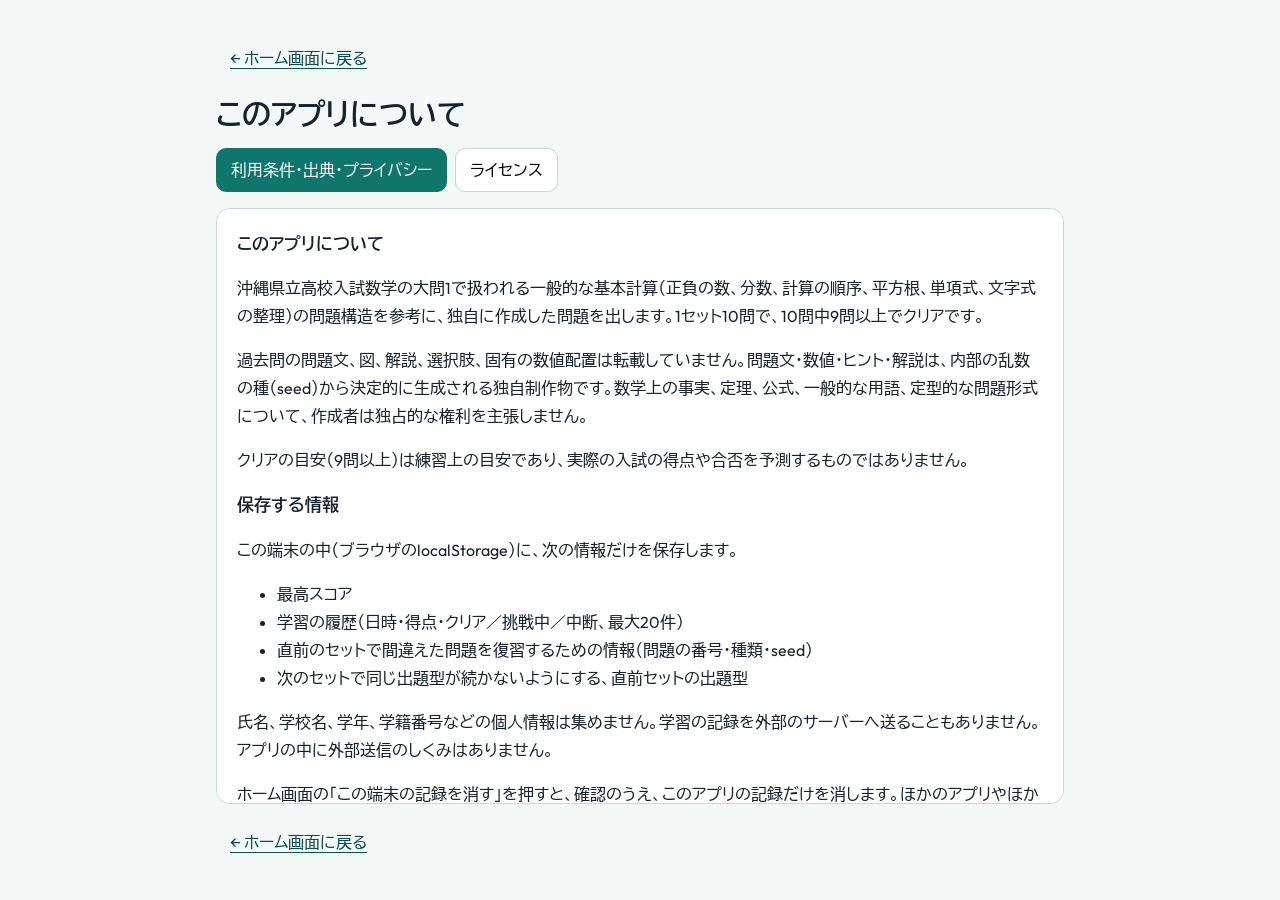
<file: legal.html>
<!doctype html>
<html lang="ja">
<head>
<meta charset="utf-8">
<meta name="viewport" content="width=device-width, initial-scale=1">
<title>このアプリについて｜👹 高校入試対策シリーズ ～入試基本計算～</title>
<link rel="stylesheet" href="style.css">
<style>
.legal-body{overflow:hidden}
.legal-page{height:100dvh;max-width:920px;margin:auto;padding:clamp(18px,4vh,42px);display:flex;flex-direction:column;gap:16px}
.legal-page h1{margin:0;font-size:clamp(1.3rem,3.2vh,1.8rem)}
.tabs{display:flex;gap:8px;flex:0 0 auto}
.tab{border:1px solid var(--line);background:#fff;border-radius:10px;padding:10px 14px;min-height:44px}
.tab[aria-selected="true"]{background:var(--primary);color:#fff;border-color:var(--primary)}
.tab-panel{background:#fff;border:1px solid var(--line);border-radius:14px;padding:20px;overflow:auto;min-height:0;flex:1;line-height:1.75}
.tab-panel h2:first-child{margin-top:0}
.tab-panel h2{font-size:1.05rem}
.tab-panel pre{font-family:ui-monospace,monospace;white-space:pre-wrap;line-height:1.45;font-size:.86rem}
.legal-page .about-link{align-self:flex-start;display:inline-flex;align-items:center;min-height:44px}
@media(max-width:760px){.legal-body{overflow:auto}.legal-page{height:auto;min-height:100dvh}.tab-panel{overflow:visible}}
</style>
</head>
<body class="legal-body">
<main class="legal-page">
  <a class="about-link" href="./">← ホーム画面に戻る</a>
  <h1>このアプリについて</h1>

  <div class="tabs" role="tablist" aria-label="アプリ情報">
    <button class="tab" id="terms-tab" role="tab" aria-selected="true" aria-controls="terms-panel" type="button">利用条件・出典・プライバシー</button>
    <button class="tab" id="license-tab" role="tab" aria-selected="false" aria-controls="license-panel" type="button">ライセンス</button>
  </div>

  <section id="terms-panel" class="tab-panel" role="tabpanel" aria-labelledby="terms-tab">
    <h2>このアプリについて</h2>
    <p>沖縄県立高校入試数学の大問1で扱われる一般的な基本計算（正負の数、分数、計算の順序、平方根、単項式、文字式の整理）の問題構造を参考に、独自に作成した問題を出します。1セット10問で、10問中9問以上でクリアです。</p>
    <p>過去問の問題文、図、解説、選択肢、固有の数値配置は転載していません。問題文・数値・ヒント・解説は、内部の乱数の種（seed）から決定的に生成される独自制作物です。数学上の事実、定理、公式、一般的な用語、定型的な問題形式について、作成者は独占的な権利を主張しません。</p>
    <p>クリアの目安（9問以上）は練習上の目安であり、実際の入試の得点や合否を予測するものではありません。</p>

    <h2>保存する情報</h2>
    <p>この端末の中（ブラウザのlocalStorage）に、次の情報だけを保存します。</p>
    <ul>
      <li>最高スコア</li>
      <li>学習の履歴（日時・得点・クリア／挑戦中／中断、最大20件）</li>
      <li>直前のセットで間違えた問題を復習するための情報（問題の番号・種類・seed）</li>
      <li>次のセットで同じ出題型が続かないようにする、直前セットの出題型</li>
    </ul>
    <p>氏名、学校名、学年、学籍番号などの個人情報は集めません。学習の記録を外部のサーバーへ送ることもありません。アプリの中に外部送信のしくみはありません。</p>
    <p>ホーム画面の「この端末の記録を消す」を押すと、確認のうえ、このアプリの記録だけを消します。ほかのアプリやほかのコースの記録は消しません。手書きメモの内容はどこにも保存せず、次の問題へ進むと消えます。採点にも使いません。</p>

    <h2>外部への接続</h2>
    <p>数式の表示・入力と文字の表示のため、最初に開いたときだけ次の配信元へ接続します。</p>
    <ul>
      <li>MathJax（jsDelivr） — 数式の表示</li>
      <li>MathLive（unpkg） — 数式の入力</li>
      <li>Google Fonts — 文字（BIZ UDPGothic / Outfit）</li>
    </ul>
    <p>これらの配信元には、ふつうのWebアクセスと同じようにIPアドレスやブラウザの種類が伝わります。解答の内容や学習の記録は送られません。</p>

    <h2>第三者コンポーネント</h2>
    <ul>
      <li>MathJax — Apache-2.0（MathJax Consortium）</li>
      <li>MathLive — MIT License（CortexJS）</li>
      <li>BIZ UDPGothic — SIL Open Font License 1.1</li>
      <li>Outfit — SIL Open Font License 1.1</li>
    </ul>
    <p>これらはそれぞれの権利者に帰属し、このアプリのMIT Licenseで上書きされません。同梱の手書きメモ部品は作成者の自作で、第三者のコードを含みません。</p>

    <h2>問題文・ヒント・解説の再利用</h2>
    <p>作成者が著作権その他の必要な権利を有する部分に限り、<a href="https://creativecommons.org/licenses/by/4.0/">クリエイティブ・コモンズ表示 4.0 国際（CC BY 4.0）</a>で利用できます。第三者が権利を有する部分、数学上の事実・定理・公式・一般的な用語・定型的な問題形式、入試問題そのものや他者の教材に由来する表現は、この許諾範囲に含まれません。</p>

    <h2>AI利用について</h2>
    <p>実装にはAI支援を利用しています。問題構成、ヒント、解説、プログラムのうち、作成者が必要な権利を有する部分に限って上記のライセンスを適用します。AI生成物を含むアプリ全体について、無条件の権利帰属は主張しません。</p>
    <p>教育利用時の連絡は不要です。改善案の共有は任意です。利用による損害について、作成者は責任を負いません。</p>
  </section>

  <section id="license-panel" class="tab-panel" role="tabpanel" aria-labelledby="license-tab" hidden>
    <h2>MIT License</h2>
    <p>独自プログラム部分のライセンスです。正式な条件は次の英語本文です。著作権表示と許諾表示を残す条件で、利用・複製・改変・配布などを広く許可します。</p>
    <pre>MIT License

Copyright (c) 2026 bboyseasar

Permission is hereby granted, free of charge, to any person obtaining a copy
of this software and associated documentation files (the "Software"), to deal
in the Software without restriction, including without limitation the rights
to use, copy, modify, merge, publish, distribute, sublicense, and/or sell
copies of the Software, and to permit persons to whom the Software is
furnished to do so, subject to the following conditions:

The above copyright notice and this permission notice shall be included in all
copies or substantial portions of the Software.

THE SOFTWARE IS PROVIDED "AS IS", WITHOUT WARRANTY OF ANY KIND, EXPRESS OR
IMPLIED, INCLUDING BUT NOT LIMITED TO THE WARRANTIES OF MERCHANTABILITY,
FITNESS FOR A PARTICULAR PURPOSE AND NONINFRINGEMENT. IN NO EVENT SHALL THE
AUTHORS OR COPYRIGHT HOLDERS BE LIABLE FOR ANY CLAIM, DAMAGES OR OTHER
LIABILITY, WHETHER IN AN ACTION OF CONTRACT, TORT OR OTHERWISE, ARISING FROM,
OUT OF OR IN CONNECTION WITH THE SOFTWARE OR THE USE OR OTHER DEALINGS IN THE
SOFTWARE.</pre>
  </section>

  <a class="about-link" href="./">← ホーム画面に戻る</a>
</main>
<script>
document.querySelectorAll('[role=tab]').forEach(tab => tab.addEventListener('click', () => {
  document.querySelectorAll('[role=tab]').forEach(b => b.setAttribute('aria-selected', String(b === tab)));
  document.querySelectorAll('[role=tabpanel]').forEach(p => { p.hidden = p.getAttribute('aria-labelledby') !== tab.id; });
}));
</script>
</body>
</html>
</file>
<file: style.css>
@import url('https://fonts.googleapis.com/css2?family=BIZ+UDPGothic:wght@400;700&family=Outfit:wght@500;600;700&display=swap');

/* テーマ色だけがアプリ固有。配置・順序・階層は共通仕様12-1に従い変更しない。 */
:root {
  --primary: #0f766e;          /* 白文字とのコントラスト比 4.8:1 */
  --primary-hover: #0b5d57;
  --primary-soft: #e2f3f1;
  --primary-line: #96ccc6;
  --primary-deep: #0a4f4b;
  --focus: #b45309;
  --ink: #17222d;
  --muted: #526170;
  --paper: #fff;
  --bg: #f3f7f6;
  --line: #cbd7d5;
  --danger: #b3261e;
  --good: #087443;
  /* 判定の区分（色だけでなく記号と文言でも区別する） */
  --unfinished: #b45309;       /* × あと一歩（途中） */
  --unfinished-ink: #92400e;
  --notation: #6d28d9;         /* × 書き方の決まり */
  --negden: #0369a1;           /* △ 分母のマイナス */
  --font: 'Outfit', 'BIZ UDPGothic', sans-serif;
}

* { box-sizing: border-box; }

html, body { height: 100%; }

body {
  margin: 0;
  background: var(--bg);
  color: var(--ink);
  font-family: var(--font);
  overflow: hidden;             /* ページ全体のスクロールを禁止（共通仕様12） */
}

button, a, math-field { font: inherit; }
button { min-height: 44px; cursor: pointer; }
button:focus-visible, a:focus-visible, math-field:focus-visible {
  outline: 3px solid var(--focus);
  outline-offset: 3px;
}

.screen { height: 100dvh; }
.screen[hidden] { display: none !important; }

/* ---------------- HOME ---------------- */
.home-screen {
  display: grid;
  grid-template-columns: minmax(0, 3fr) minmax(360px, 2fr);
  gap: clamp(24px, 4vw, 64px);
  padding: clamp(24px, 5vh, 56px) clamp(28px, 6vw, 96px);
  overflow: hidden;
}
.home-start {
  display: flex;
  align-items: center;
  justify-content: center;
  flex-direction: column;
  text-align: center;
  gap: 24px;
  min-width: 0;
}
.home-start h1 {
  font-size: clamp(1.8rem, 3.2vw, 3.1rem);
  line-height: 1.35;
  margin: 0;
  letter-spacing: .02em;
  display: flex;
  align-items: start;
  gap: .2em;
}
.emoji-icon { font-family: 'Noto Color Emoji', 'Apple Color Emoji', 'Segoe UI Emoji', sans-serif; }
.about-link {
  color: var(--primary-deep);
  text-underline-offset: 4px;
  display: inline-flex;
  align-items: center;
  justify-content: center;
  min-height: 44px;
  padding: 0 14px;
}

.history-card {
  background: var(--paper);
  border: 1px solid var(--line);
  border-radius: 20px;
  padding: clamp(18px, 3vh, 30px);
  display: flex;
  flex-direction: column;
  min-height: 0;
  box-shadow: 0 8px 24px #24364712;
}
.history-card h2 { font-size: 1.2rem; margin: 0 0 14px; }
.history-list { flex: 1; min-height: 0; overflow-y: auto; color: var(--muted); padding-right: 5px; }
.history-item { padding: 12px 2px; border-bottom: 1px solid #e5ebef; font-size: .92rem; }
.card-rule { height: 1px; background: var(--line); margin: 16px 0; }

/* ---------------- ボタン ---------------- */
.button {
  border: 0;
  border-radius: 12px;
  padding: 12px 20px;
  font-weight: 700;
  font-size: 1.05rem;
  transition: .15s transform, .15s background;
}
.button:hover { transform: translateY(-1px); }
.button:disabled { opacity: .5; cursor: not-allowed; transform: none; }
.primary { background: var(--primary); color: #fff; min-width: min(290px, 100%); }
.primary:hover:not(:disabled) { background: var(--primary-hover); }
.secondary { background: var(--primary-soft); color: var(--primary-deep); border: 1px solid var(--primary-line); }
.muted { background: #e8edf1; color: #263743; }
.danger { background: var(--danger); color: #fff; }
.danger-text { background: transparent; color: var(--danger); padding: 8px; text-align: left; font-weight: 700; }

/* ---------------- QUESTION / RESULT ---------------- */
.work-screen, .result-screen {
  display: flex;
  flex-direction: column;
  padding: clamp(12px, 2.2vh, 26px) clamp(16px, 4vw, 64px);
  gap: 14px;
  overflow: hidden;
}
.work-header {
  display: grid;
  grid-template-columns: 120px 1fr 100px;
  align-items: center;
  gap: 16px;
  flex: 0 0 auto;
}
.text-button {
  border: 0; background: none; color: var(--primary-deep);
  text-decoration: underline; text-underline-offset: 4px;
  min-height: 44px; text-align: left;
}
.progress-area { text-align: center; font-weight: 700; }
.progress-track { height: 10px; background: #dbe6e4; border-radius: 99px; margin-top: 8px; overflow: hidden; }
.progress-bar { height: 100%; width: 0; background: var(--primary); transition: width .25s; }
.score-label { text-align: right; font-weight: 700; }

.work-layout {
  display: grid;
  grid-template-columns: minmax(0, 1.35fr) minmax(300px, .9fr);
  gap: 18px;
  flex: 1;
  min-height: 0;
}
.question-card, .support-card, .result-summary, .review-item {
  background: var(--paper);
  border: 1px solid var(--line);
  border-radius: 18px;
}
.question-card { padding: clamp(16px, 3vh, 32px); display: flex; flex-direction: column; min-height: 0; position: relative; }

/* ---------------- 正誤の演出 ---------------- */
.verdict-badge {
  position: absolute;
  inset: 0;
  display: grid;
  place-content: center;
  justify-items: center;
  gap: 8px;
  border-radius: 18px;
  background: #ffffffe8;
  pointer-events: none;   /* 下のボタン・入力欄・手書きの邪魔をしない */
  z-index: 6;
}
.verdict-badge[hidden] { display: none; }
/* 記号は白抜きで塗りつぶした円に載せる（色が見分けにくくても記号で判別できる） */
.verdict-mark {
  display: grid;
  place-items: center;
  width: clamp(4.6rem, 12vw, 6.4rem);
  height: clamp(4.6rem, 12vw, 6.4rem);
  border-radius: 50%;
  color: #fff;
  font-size: clamp(2.4rem, 6vw, 3.4rem);
  font-weight: 700;
  line-height: 1;
  box-shadow: 0 8px 22px #17222d33;
}
.verdict-text { font-size: 1.2rem; font-weight: 700; }
.verdict-badge.is-correct .verdict-mark { background: var(--good); }
.verdict-badge.is-incorrect .verdict-mark { background: var(--danger); }
.verdict-badge.is-unfinished .verdict-mark { background: var(--unfinished); }
.verdict-badge.is-notation .verdict-mark { background: var(--notation); }
.verdict-badge.is-negden .verdict-mark { background: var(--negden); }
.verdict-badge.is-correct .verdict-text { color: var(--good); }
.verdict-badge.is-incorrect .verdict-text { color: var(--danger); }
.verdict-badge.is-unfinished .verdict-text { color: var(--unfinished-ink); }
.verdict-badge.is-notation .verdict-text { color: var(--notation); }
.verdict-badge.is-negden .verdict-text { color: var(--negden); }
@keyframes verdict-pop {
  from { transform: scale(.55); opacity: 0; }
  60%  { transform: scale(1.08); opacity: 1; }
  to   { transform: scale(1); opacity: 1; }
}
.verdict-badge > * { animation: verdict-pop .32s ease-out both; }
.math-field-wrap.is-correct { border-color: var(--good); box-shadow: 0 0 0 3px #08744326; }
.math-field-wrap.is-incorrect { border-color: var(--danger); box-shadow: 0 0 0 3px #b3261e26; }
.math-field-wrap.is-unfinished { border-color: var(--unfinished); box-shadow: 0 0 0 3px #b4530926; }
.math-field-wrap.is-notation { border-color: var(--notation); box-shadow: 0 0 0 3px #6d28d926; }
.math-field-wrap.is-negden { border-color: var(--negden); box-shadow: 0 0 0 3px #0369a126; }
.mode-note {
  margin: 0 0 10px;
  align-self: flex-start;
  background: var(--primary-soft);
  color: var(--primary-deep);
  border: 1px solid var(--primary-line);
  border-radius: 999px;
  padding: 5px 14px;
  font-size: .82rem;
  font-weight: 700;
}
.question-lead { margin: 0; color: var(--muted); line-height: 1.6; }
/*
 * 問題文の枠。
 *   - min-height は「最も背の高い式（分母の有理化＝約108px）＋横スクロールバー」が
 *     必ず収まる固定値。vh に依存させると、画面高が低い端末でグリフが上下に欠ける。
 *   - すべての式がこの高さ未満なので、実際の高さは常に一定（「答え」欄が上下しない）。
 *   - 万一これを超える式が来ても、切り落とさずスクロールで読めるようにする。
 */
.math-display {
  font-size: clamp(1.5rem, 3.2vw, 2.6rem);
  margin: clamp(4px, 1.2vh, 24px) 0 auto;
  min-height: 9.2rem;   /* 実測した式の最大高 137px ＋ 横スクロールバー 8px に余裕を持たせた値 */
  display: flex;
  align-items: center;
  justify-content: safe center;
  overflow: auto;
  overscroll-behavior: contain;
}
.math-display > * { flex: 0 0 auto; }
/*
 * MathJax の表示数式（\[ \]）は mjx-container に 1em の上下マージンを付ける。
 * これを残すと、式の背の高さに応じて箱まで伸びて「答え」欄が上下してしまう。
 */
.math-display mjx-container { margin: 0 !important; }
.math-display mjx-container[display="true"] { margin: 0 !important; }
/* 横に続きがあることが分かるように、スクロールバーを常に見える形にする */
.math-display::-webkit-scrollbar { height: 8px; width: 8px; }
.math-display::-webkit-scrollbar-track { background: #eef4f3; border-radius: 99px; }
.math-display::-webkit-scrollbar-thumb { background: var(--primary-line); border-radius: 99px; }
.math-display::-webkit-scrollbar-thumb:hover { background: var(--primary); }
.math-display.is-scrollable { box-shadow: inset -14px 0 12px -12px #0f766e55; }
.overflow-hint {
  flex: 0 0 auto;
  margin: 2px 0 0;
  align-self: center;
  padding: 3px 10px;
  border-radius: 999px;
  background: var(--primary-soft);
  border: 1px solid var(--primary-line);
  color: var(--primary-deep);
  font-size: .74rem;
  font-weight: 700;
  text-align: center;
}
.overflow-hint[hidden] { display: none; }
.answer-area { margin-top: auto; }
.answer-area label { font-weight: 700; display: block; margin-bottom: 8px; }
/*
 * 入力欄と単位ラベルの行。
 * 単位のない問題でもラベルの幅を確保しておく（問題ごとに入力欄の幅が変わって見えないように）。
 */
.answer-row { display: flex; align-items: center; gap: 10px; }
.answer-row .math-field-wrap { flex: 1 1 auto; min-width: 0; }
.unit-label {
  flex: 0 0 3.4rem;
  font-size: 1.2rem;
  font-weight: 700;
  color: var(--ink);
  line-height: 1.2;
  text-align: left;
  white-space: nowrap;
  overflow: hidden;
}
/* 単位を持つ問題が無い構成では幅も取らない（入力欄を目一杯使う） */
.unit-label.is-empty { display: none; }
.unit-label mjx-container { margin: 0 !important; }
.math-field-wrap { border: 2px solid var(--line); border-radius: 12px; background: #fff; padding: 8px; }
.math-field-wrap:focus-within { border-color: var(--primary); box-shadow: 0 0 0 3px var(--primary-soft); }
math-field { width: 100%; min-height: 48px; border: 0; font-size: 1.35rem; }
math-field::part(menu-toggle), math-field::part(virtual-keyboard-toggle) { display: none; }
.input-note { color: var(--muted); font-size: .85rem; margin: 7px 0; }
.keypad { display: flex; gap: 8px; flex-wrap: wrap; }
.keypad button {
  min-height: 44px; min-width: 48px; flex: 0 0 auto;
  border: 1px solid var(--line); border-radius: 8px; background: #fff; font-size: .95rem;
}
.keypad button:hover:not(:disabled) { background: var(--primary-soft); }
.answer-actions { display: flex; gap: 12px; margin-top: 16px; }
.answer-actions .button { flex: 1; }

.support-card { padding: 18px; display: flex; flex-direction: column; min-height: 0; }
.support-card h3 { margin: 0 0 10px; font-size: 1.05rem; }
.hint-button { width: 100%; margin-bottom: 12px; }
.support-card { position: relative; }
.support-content { flex: 1; overflow-y: auto; overflow-x: hidden; min-height: 0; color: #334454; scrollbar-gutter: stable; }
/* 「続きがある」ことが分かるように、スクロールバーを常に見える形にする */
.support-content.is-scrollable { border-bottom: 1px dashed var(--primary-line); }
.support-content::-webkit-scrollbar { width: 10px; }
.support-content::-webkit-scrollbar-track { background: #eef4f3; border-radius: 99px; }
.support-content::-webkit-scrollbar-thumb { background: var(--primary-line); border-radius: 99px; }
.support-content::-webkit-scrollbar-thumb:hover { background: var(--primary); }
.scroll-hint {
  flex: 0 0 auto;
  margin: 6px 0 0;
  padding: 5px 10px;
  border-radius: 999px;
  background: var(--primary-soft);
  border: 1px solid var(--primary-line);
  color: var(--primary-deep);
  font-size: .78rem;
  font-weight: 700;
  text-align: center;
}
.scroll-hint[hidden] { display: none; }
.support-placeholder { margin: 0; line-height: 1.65; }
.hint-step { margin: 0 0 10px; padding: 11px 12px; background: var(--primary-soft); border: 1px solid var(--primary-line); border-radius: 12px; }
.hint-step-heading { display: flex; align-items: center; gap: 8px; color: var(--primary-deep); line-height: 1.45; }
.hint-step-badge {
  display: inline-grid; place-items: center; flex: 0 0 26px; width: 26px; height: 26px;
  border-radius: 50%; background: var(--primary); color: #fff; font-size: .82rem; font-weight: 700;
}
.hint-step-body { margin: 8px 0 0; line-height: 1.65; font-size: .92rem; }
.math-line { overflow-x: auto; margin: 8px 0; }
.feedback { font-size: 1.15rem; font-weight: 700; margin: 0 0 8px; }
.good { color: var(--good); }
.bad { color: var(--danger); }
.warn { color: #92400e; }
.feedback.unfinished { color: var(--unfinished-ink); }
.feedback.notation { color: var(--notation); }
.feedback.negden { color: var(--negden); }
.feedback-note { margin: 3px 0; line-height: 1.5; font-size: .88rem; }
.feedback-label { font-weight: 700; color: var(--primary-deep); margin: 7px 0 0; font-size: .8rem; }
.feedback { margin: 0 0 4px; font-size: 1.05rem; }
.math-line { margin: 2px 0; }
/* 解説（全部の手順）は最後に置く。ここだけ字を小さくして初期表示の圧迫を減らす。 */
.solution-line { margin: 2px 0; font-size: .95em; }
.support-content > :first-child { margin-top: 0; }
.plain-answer { font-family: ui-monospace, SFMono-Regular, Menlo, monospace; word-break: break-all; }

.handwriting-mount { flex: 0 0 auto; border-top: 1px solid var(--line); margin-top: 10px; padding-top: 6px; }

/* ---------------- RESULT ---------------- */
.result-summary { flex: 0 0 auto; text-align: center; padding: 14px; }
.result-summary h1 { margin: 0; font-size: 1.3rem; }
.result-score { font-size: clamp(1.6rem, 3.6vw, 2.6rem); font-weight: 700; margin: 6px; }
.result-summary p { margin: 4px 0; }
.review-list {
  flex: 1; min-height: 0; overflow: auto;
  display: grid; grid-template-columns: repeat(2, minmax(0, 1fr)); gap: 12px; align-content: start;
}
.review-item { padding: 12px 14px; overflow-x: auto; }
.review-item h2 { font-size: .95rem; margin: 0 0 6px; }
.review-item p { margin: 6px 0; font-size: .92rem; }
.review-prompt {
  display: -webkit-box;
  -webkit-line-clamp: 3;
  -webkit-box-orient: vertical;
  overflow: hidden;
}
.correct { border-left: 5px solid var(--good); }
.incorrect { border-left: 5px solid var(--danger); }
.review-item.unfinished { border-left: 5px solid var(--unfinished); }
.review-item.notation { border-left: 5px solid var(--notation); }
.review-item.negden { border-left: 5px solid var(--negden); }
.result-actions { display: flex; gap: 12px; flex: 0 0 auto; }
.result-actions .button { flex: 1; }

/* ---------------- ダイアログ ---------------- */
dialog {
  border: 1px solid var(--line); border-radius: 16px; max-width: 440px;
  color: var(--ink); padding: 24px; box-shadow: 0 20px 60px #0004;
}
dialog::backdrop { background: #17222d88; }
dialog h2 { margin: 0 0 10px; font-size: 1.1rem; }
dialog p { margin: 0 0 18px; line-height: 1.6; }
.dialog-actions { display: flex; gap: 12px; }
.dialog-actions .button { flex: 1; min-width: 0; }

/* ---------------- 手書きバー（部品側のクラスに寄せる） ---------------- */
.hw-bar { margin: 4px 0 0 !important; }
.hw-btn { font-family: var(--font); }

/* ---------------- 狭い画面 ---------------- */
@media (max-width: 900px) {
  body { overflow: auto; }
  .screen { height: auto; min-height: 100dvh; }
  .home-screen { grid-template-columns: 1fr; padding: 24px; overflow: visible; }
  .home-start { min-height: 46dvh; }
  .history-card { min-height: 300px; }
  .work-screen, .result-screen { height: 100dvh; padding: 12px; }
  .work-header { grid-template-columns: 82px 1fr 64px; gap: 8px; font-size: .85rem; }
  .work-layout { grid-template-columns: 1fr; }
  .support-card { min-height: 180px; }
  .review-list { grid-template-columns: 1fr; }
  .result-actions { flex-wrap: wrap; }
  .result-actions .button { min-width: 45%; }
}

@media (max-height: 700px) and (min-width: 901px) {
  .home-screen { padding-top: 18px; padding-bottom: 18px; }
  .home-start { gap: 14px; }
  .home-start h1 { font-size: 1.8rem; }
  .question-card { padding: 14px; }
  .math-display { margin: 14px 0 auto; }
  .support-card { padding: 13px; }
  .button { padding: 10px 16px; font-size: 1rem; }
}

@media (prefers-reduced-motion: reduce) {
  .button, .progress-bar { transition: none; }
  .button:hover { transform: none; }
  .verdict-badge > * { animation: none; }
}

/* ---------------- 仮想キーボード ----------------
 * 仮想キーボードが出ている間（<html class="vk-open">。main.js の followVirtualKeyboard が付ける）は、
 * 高さ固定（100dvh・overflow:hidden）をゆるめてスクロールできるようにし、入力欄・決定ボタンをキーボードの上に出す。 */
html.vk-open, html.vk-open body { height: auto; min-height: 100%; overflow: auto; }
html.vk-open body { padding-bottom: var(--vk-height, 0px); }
html.vk-open .screen { height: auto; min-height: 100dvh; }
html.vk-open .work-screen { overflow: visible; }
html.vk-open .work-layout { flex: 0 0 auto; }
html.vk-open .support-card { max-height: 70dvh; }

/* 判定の色は、欄にフォーカスが残っていても :focus-within に負けないようにする */
.math-field-wrap.is-correct:focus-within { border-color: var(--good); box-shadow: 0 0 0 3px #08744326; }
.math-field-wrap.is-incorrect:focus-within { border-color: var(--danger); box-shadow: 0 0 0 3px #b3261e26; }
.math-field-wrap.is-unfinished:focus-within { border-color: var(--unfinished); box-shadow: 0 0 0 3px #b4530926; }
.math-field-wrap.is-notation:focus-within { border-color: var(--notation); box-shadow: 0 0 0 3px #6d28d926; }
.math-field-wrap.is-negden:focus-within { border-color: var(--negden); box-shadow: 0 0 0 3px #0369a126; }

/* 狭い・縦長の画面（スマホ・縦向きタブレット）：問題カードを縮ませず、解説カードはその下に並べ、中でスクロールさせる */
@media (max-width: 900px) {
  .work-screen { height: auto; min-height: 100dvh; overflow: visible; }
  .work-layout { flex: 0 0 auto; grid-template-rows: auto auto; }
  .question-card { flex-shrink: 0; overflow: visible; }
  .support-card { max-height: 75dvh; }
}
</file>
